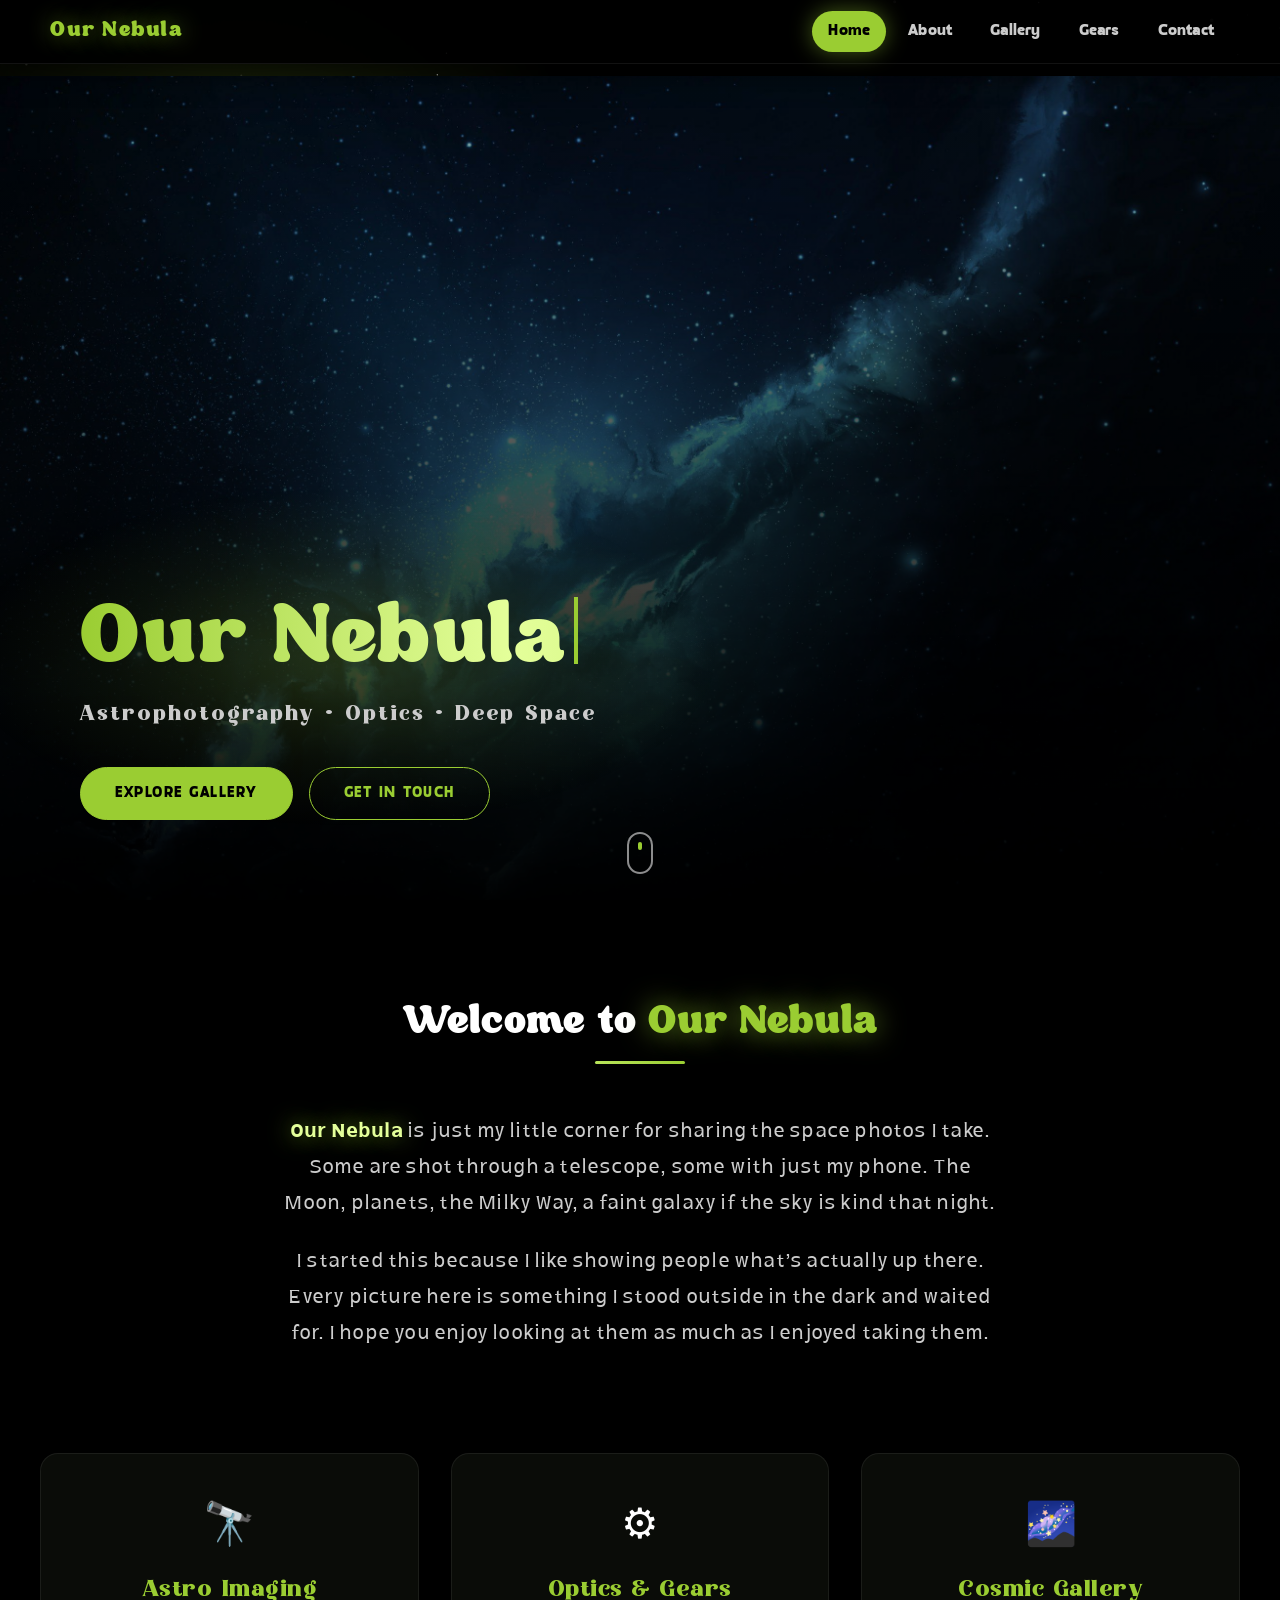
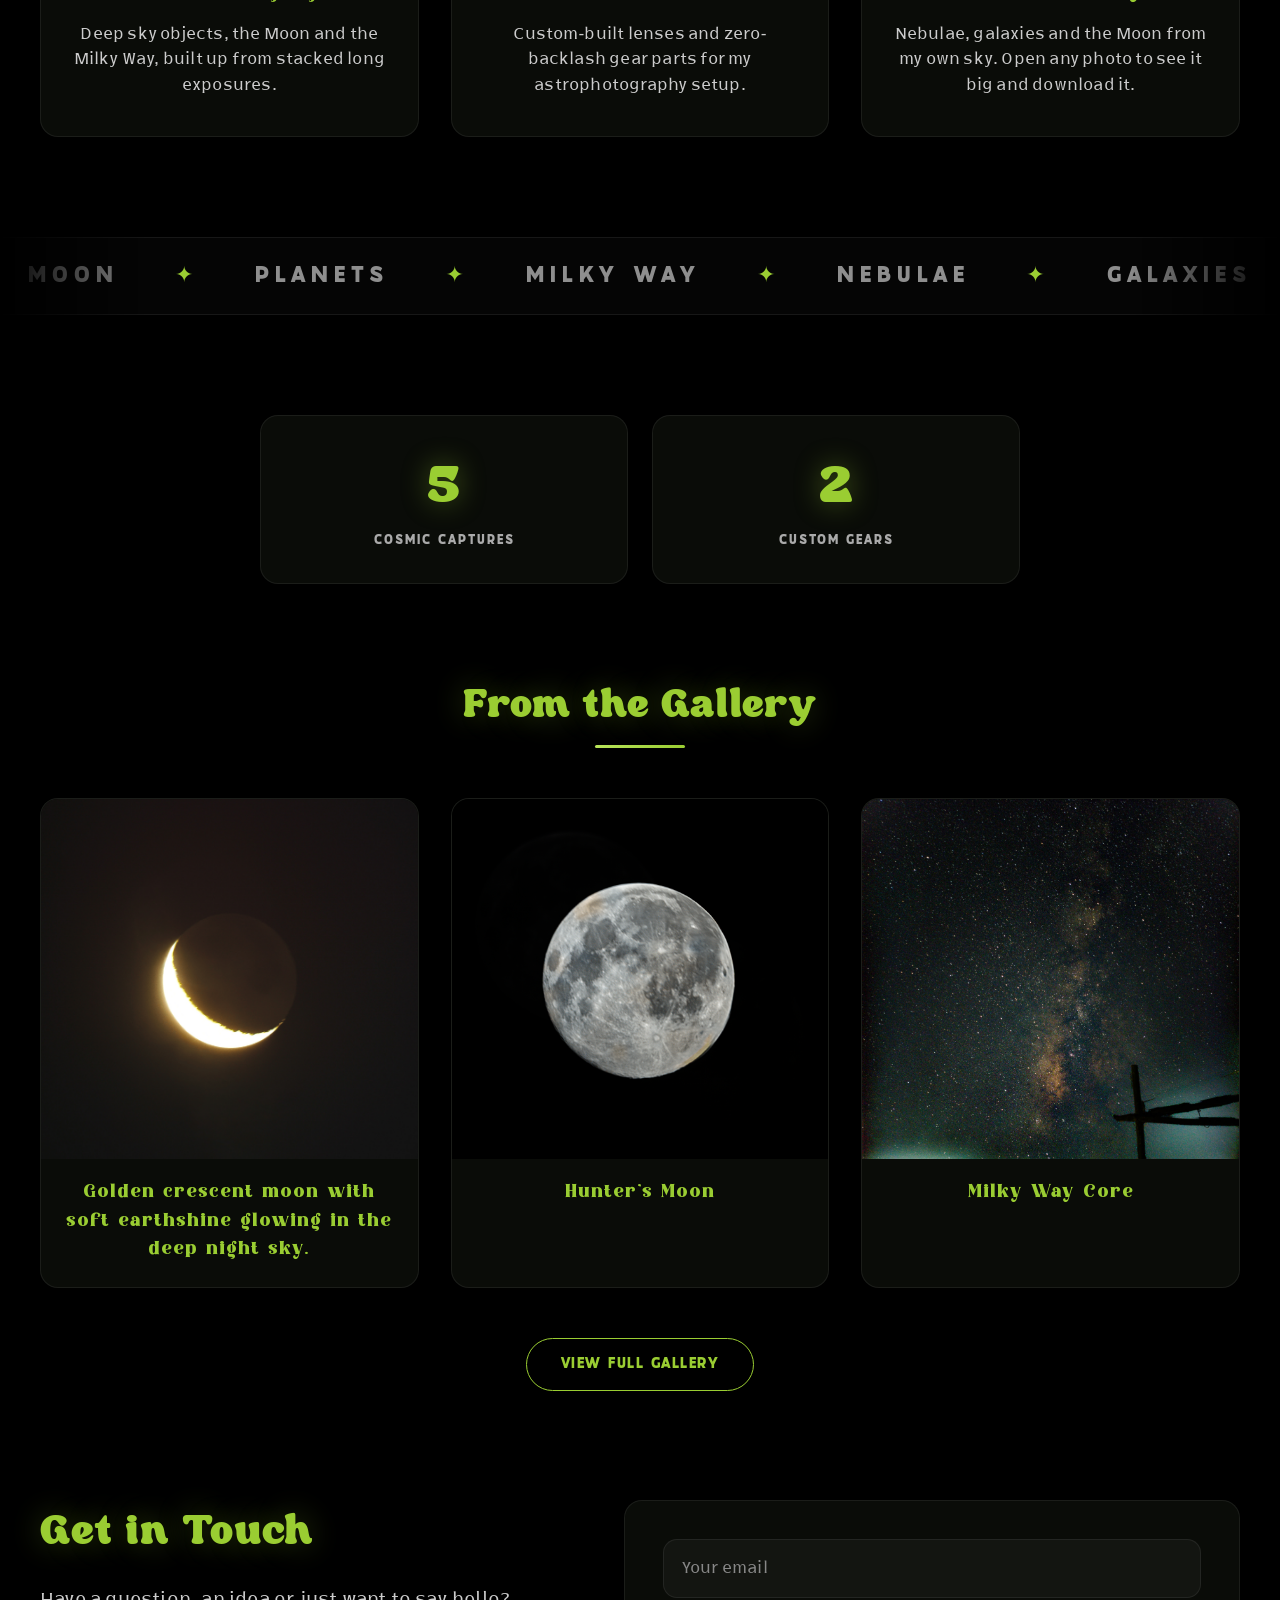
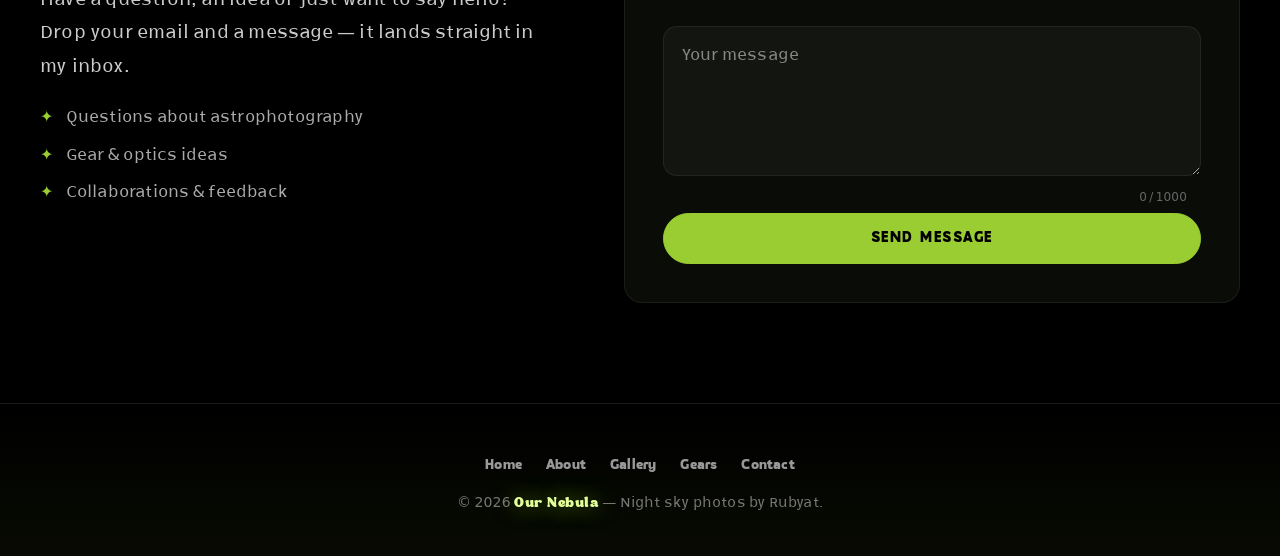
<file: index.html>
<!DOCTYPE html>
<html lang="en">
<head>
<meta charset="UTF-8">
<title>Our Nebula – Home</title>
<meta name="viewport" content="width=device-width, initial-scale=1.0">
<meta name="description" content="Our Nebula – astrophotography, optics and deep space.">
<meta name="theme-color" content="#000000">
<meta http-equiv="Content-Security-Policy" content="default-src 'self'; script-src 'self'; style-src 'self' 'unsafe-inline'; img-src 'self' data: https:; font-src 'self'; connect-src 'self' https://formsubmit.co; base-uri 'self'; form-action 'self'; object-src 'none'">
<meta name="referrer" content="strict-origin-when-cross-origin">
<meta property="og:type" content="website">
<meta property="og:site_name" content="Our Nebula">
<meta property="og:title" content="Our Nebula – Home">
<meta property="og:description" content="Our Nebula – astrophotography, optics and deep space.">
<meta property="og:image" content="assets/og-image.jpg">
<meta name="twitter:card" content="summary_large_image">
<link rel="icon" href="data:image/svg+xml,%3Csvg xmlns='http://www.w3.org/2000/svg' viewBox='0 0 100 100'%3E%3Ctext y='.9em' font-size='90'%3E%F0%9F%8C%8C%3C/text%3E%3C/svg%3E">
<link rel="stylesheet" href="assets/style.css?v=3">
<link rel="stylesheet" href="assets/fonts/fonts.css?v=3">
</head>
<body>

<!-- PRELOADER + PAGE TRANSITION -->
<div class="preloader"><div class="preloader-logo">Our Nebula</div><div class="preloader-bar"></div></div>
<div class="page-wipe"></div>

<!-- ANIMATED BACKGROUND -->
<div class="aurora"><span class="blob b1"></span><span class="blob b2"></span><span class="blob b3"></span></div>

<!-- NAVBAR -->
<div class="navbar">
    <a href="index.html" class="nav-left">Our Nebula</a>
    <div class="nav-right">
        <div class="nav-links">
            <a href="index.html">Home</a>
            <a href="about.html">About</a>
            <a href="gallery.html">Gallery</a>
            <a href="gears.html">Gears</a>
            <a href="index.html#contact">Contact</a>
        </div>
        <div class="hamburger" id="hamburger" aria-label="Menu"><span></span><span></span><span></span></div>
    </div>
</div>

<!-- MOBILE MENU -->
<div class="mobile-menu" id="mobileMenu">
    <a href="index.html">Home</a>
    <a href="about.html">About</a>
    <a href="gallery.html">Gallery</a>
    <a href="gears.html">Gears</a>
    <a href="index.html#contact">Contact</a>
</div>

<!-- HERO -->
<header class="hero hero-home">
    <a href="#intro" class="scroll-cue" aria-label="Scroll down"><span></span></a>
    <div class="hero-inner">
        <div class="hero-text" data-typing="Our Nebula">Our Nebula</div>
        <div class="hero-sub">Astrophotography • Optics • Deep Space</div>
        <div class="hero-cta">
            <a href="gallery.html" class="btn solid">EXPLORE GALLERY</a>
            <a href="#contact" class="btn">GET IN TOUCH</a>
        </div>
    </div>
</header>

<section class="section" id="intro">
    <div class="section-head reveal"><h2 class="section-title title-mixed">Welcome to <span class="hl">Our Nebula</span></h2></div>
    <div class="intro-box" data-split>
        <p><span class="hl">Our Nebula</span> is just my little corner for sharing the space photos I take. Some are shot through a telescope, some with just my phone. The Moon, planets, the Milky Way, a faint galaxy if the sky is kind that night.</p>
        <p>I started this because I like showing people what&rsquo;s actually up there. Every picture here is something I stood outside in the dark and waited for. I hope you enjoy looking at them as much as I enjoyed taking them.</p>
    </div>
</section>

<section class="section">
    <div class="grid grid-features">
        <div class="card feature-card tilt reveal">
            <div class="feature-icon float-slow">🔭</div>
            <div class="feature-title">Astro Imaging</div>
            <div class="feature-text">Deep sky objects, the Moon and the Milky Way, built up from stacked long exposures.</div>
        </div>
        <div class="card feature-card tilt reveal">
            <div class="feature-icon float-slow">⚙️</div>
            <div class="feature-title">Optics &amp; Gears</div>
            <div class="feature-text">Custom-built lenses and zero-backlash gear parts for my astrophotography setup.</div>
        </div>
        <div class="card feature-card tilt reveal">
            <div class="feature-icon float-slow">🌌</div>
            <div class="feature-title">Cosmic Gallery</div>
            <div class="feature-text">Nebulae, galaxies and the Moon from my own sky. Open any photo to see it big and download it.</div>
        </div>
    </div>
</section>

<div class="marquee reveal"><div class="marquee-track"><span>Moon<b>✦</b></span><span>Planets<b>✦</b></span><span>Milky Way<b>✦</b></span><span>Nebulae<b>✦</b></span><span>Galaxies<b>✦</b></span><span>Telescope<b>✦</b></span><span>Phone Shots<b>✦</b></span><span>Long Exposure<b>✦</b></span><span>Moon<b>✦</b></span><span>Planets<b>✦</b></span><span>Milky Way<b>✦</b></span><span>Nebulae<b>✦</b></span><span>Galaxies<b>✦</b></span><span>Telescope<b>✦</b></span><span>Phone Shots<b>✦</b></span><span>Long Exposure<b>✦</b></span></div></div>

<section class="section">
    <div class="stats">
        <div class="card stat tilt reveal zoom"><div class="stat-number" data-count="6">0</div><div class="stat-label">Cosmic Captures</div></div>
        <div class="card stat tilt reveal zoom"><div class="stat-number" data-count="3">0</div><div class="stat-label">Custom Gears</div></div>
    </div>
</section>

<section class="section">
    <div class="section-head reveal"><h2 class="section-title">From the Gallery</h2></div>
    <div class="grid grid-media" data-gallery-preview></div>
    <div class="btn-center reveal"><a href="gallery.html" class="btn">VIEW FULL GALLERY</a></div>
</section>

<section class="section" id="contact">
    <div class="contact-wrap">
        <div class="contact-info reveal from-left">
            <h2>Get in Touch</h2>
            <p>Have a question, an idea or just want to say hello? Drop your email and a message — it lands straight in my inbox.</p>
            <ul class="contact-points">
                <li>Questions about astrophotography</li>
                <li>Gear &amp; optics ideas</li>
                <li>Collaborations &amp; feedback</li>
            </ul>
        </div>
        <div class="card contact-card reveal from-right">
            <form id="contactForm" novalidate>
                <div class="field">
                    <input type="email" id="cEmail" name="email" maxlength="120" placeholder=" " autocomplete="email" required>
                    <label for="cEmail">Your email</label>
                </div>
                <div class="field">
                    <textarea id="cMessage" name="message" placeholder=" " maxlength="1000" required></textarea>
                    <label for="cMessage">Your message</label>
                    <span class="counter" id="cCount">0 / 1000</span>
                </div>
                <input type="text" name="_honey" class="honey" tabindex="-1" autocomplete="off" aria-hidden="true">
                <button type="submit" class="btn solid submit-btn" id="cSubmit"><span class="spin"></span><span class="btn-label">SEND MESSAGE</span></button>
            </form>
            <div class="success" id="cSuccess">
                <svg viewBox="0 0 80 80"><circle cx="40" cy="40" r="32"/><path d="M26 41 l10 10 l19 -22"/></svg>
                <h3>Message sent!</h3>
                <p>Thanks for reaching out — I'll get back to you by email.</p>
                <button type="button" class="btn" id="cAgain">SEND ANOTHER</button>
            </div>
        </div>
    </div>
</section>

<!-- FOOTER -->
<footer>
    <div class="foot-links">
        <a href="index.html">Home</a><a href="about.html">About</a><a href="gallery.html">Gallery</a><a href="gears.html">Gears</a><a href="index.html#contact">Contact</a>
    </div>
    © <span data-year>2026</span> <span class="hl">Our Nebula</span> — Night sky photos by Rubyat.
</footer>

<script src="site.js?v=3"></script>
</body>
</html>
</file>
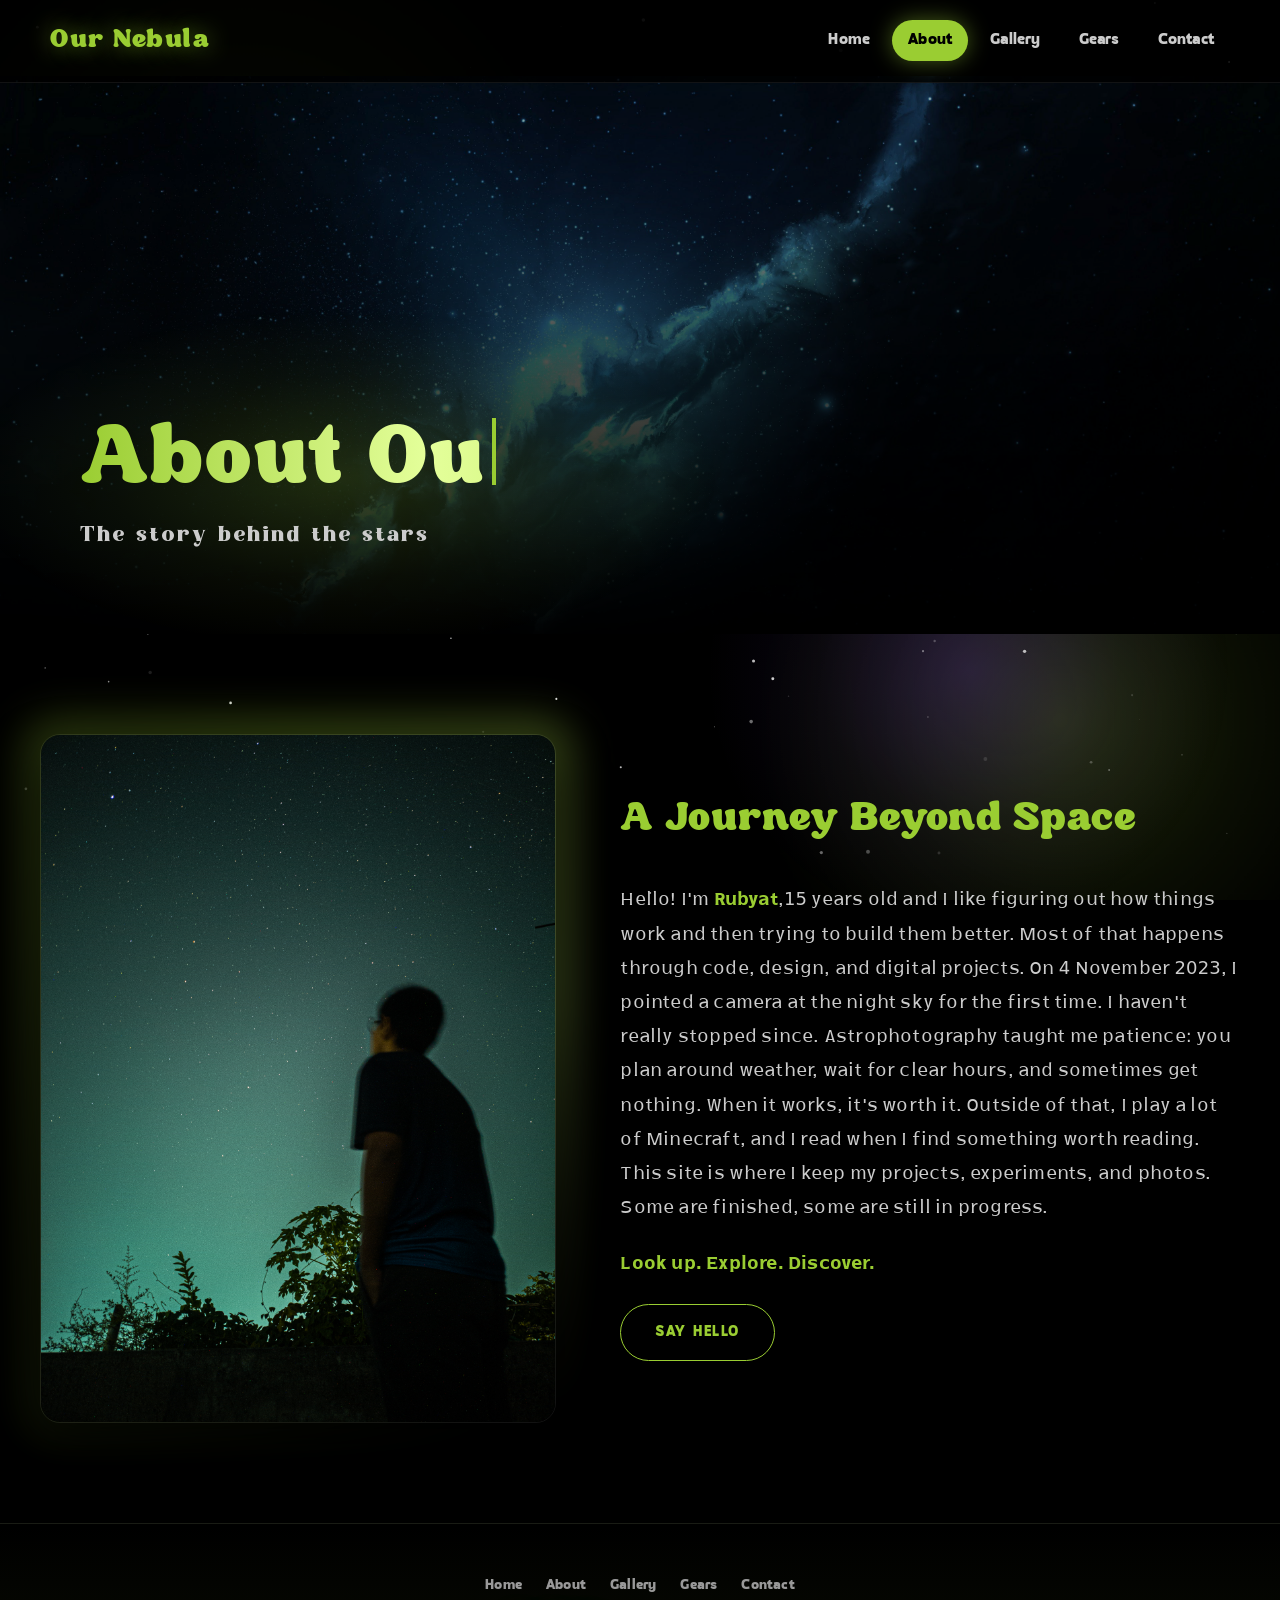
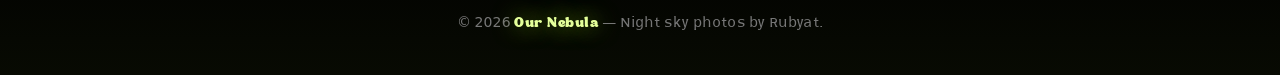
<file: about.html>
<!DOCTYPE html>
<html lang="en">
<head>
<meta charset="UTF-8">
<title>Our Nebula – About</title>
<meta name="viewport" content="width=device-width, initial-scale=1.0">
<meta name="description" content="About Our Nebula and Rubyat.">
<meta name="theme-color" content="#000000">
<meta http-equiv="Content-Security-Policy" content="default-src 'self'; script-src 'self'; style-src 'self' 'unsafe-inline'; img-src 'self' data: https:; font-src 'self'; connect-src 'self' https://formsubmit.co; base-uri 'self'; form-action 'self'; object-src 'none'">
<meta name="referrer" content="strict-origin-when-cross-origin">
<meta property="og:type" content="website">
<meta property="og:site_name" content="Our Nebula">
<meta property="og:title" content="Our Nebula – About">
<meta property="og:description" content="About Our Nebula and Rubyat.">
<meta property="og:image" content="assets/og-image.jpg">
<meta name="twitter:card" content="summary_large_image">
<link rel="icon" href="data:image/svg+xml,%3Csvg xmlns='http://www.w3.org/2000/svg' viewBox='0 0 100 100'%3E%3Ctext y='.9em' font-size='90'%3E%F0%9F%8C%8C%3C/text%3E%3C/svg%3E">
<link rel="stylesheet" href="assets/style.css?v=3">
<link rel="stylesheet" href="assets/fonts/fonts.css?v=3">
</head>
<body>

<!-- PRELOADER + PAGE TRANSITION -->
<div class="preloader"><div class="preloader-logo">Our Nebula</div><div class="preloader-bar"></div></div>
<div class="page-wipe"></div>

<!-- ANIMATED BACKGROUND -->
<div class="aurora"><span class="blob b1"></span><span class="blob b2"></span><span class="blob b3"></span></div>

<!-- NAVBAR -->
<div class="navbar">
    <a href="index.html" class="nav-left">Our Nebula</a>
    <div class="nav-right">
        <div class="nav-links">
            <a href="index.html">Home</a>
            <a href="about.html">About</a>
            <a href="gallery.html">Gallery</a>
            <a href="gears.html">Gears</a>
            <a href="index.html#contact">Contact</a>
        </div>
        <div class="hamburger" id="hamburger" aria-label="Menu"><span></span><span></span><span></span></div>
    </div>
</div>

<!-- MOBILE MENU -->
<div class="mobile-menu" id="mobileMenu">
    <a href="index.html">Home</a>
    <a href="about.html">About</a>
    <a href="gallery.html">Gallery</a>
    <a href="gears.html">Gears</a>
    <a href="index.html#contact">Contact</a>
</div>

<!-- HERO -->
<header class="hero ">
    <div class="hero-inner">
        <div class="hero-text" data-typing="About Our Nebula">About Our Nebula</div>
        <div class="hero-sub">The story behind the stars</div>

    </div>
</header>

<section class="section">
    <div class="about-wrapper">
        <div class="about-img reveal from-left"><img src="assets/about-profile.jpg" alt="Rubyat"></div>
        <div class="about-text reveal from-right">
            <div class="about-title">A Journey Beyond Space</div>
            <p>Hello! I'm <span class="highlight">Rubyat</span>,15 years old and I like figuring out how things work and then trying to build them better. Most of that happens through code, design, and digital projects.
On 4 November 2023, I pointed a camera at the night sky for the first time.
I haven't really stopped since. Astrophotography taught me patience: you plan around weather, wait for clear hours, and sometimes get nothing. When it works, it's worth it.
Outside of that, I play a lot of Minecraft, and I read when I find something worth reading.
This site is where I keep my projects, experiments, and photos.
Some are finished, some are still in progress.</p>
            <p><span class="highlight">Look up. Explore. Discover.</span></p>
            <a href="index.html#contact" class="btn">SAY HELLO</a>
        </div>
    </div>
</section>

<!-- FOOTER -->
<footer>
    <div class="foot-links">
        <a href="index.html">Home</a><a href="about.html">About</a><a href="gallery.html">Gallery</a><a href="gears.html">Gears</a><a href="index.html#contact">Contact</a>
    </div>
    © <span data-year>2026</span> <span class="hl">Our Nebula</span> — Night sky photos by Rubyat.
</footer>

<script src="site.js?v=3"></script>
</body>
</html>
</file>
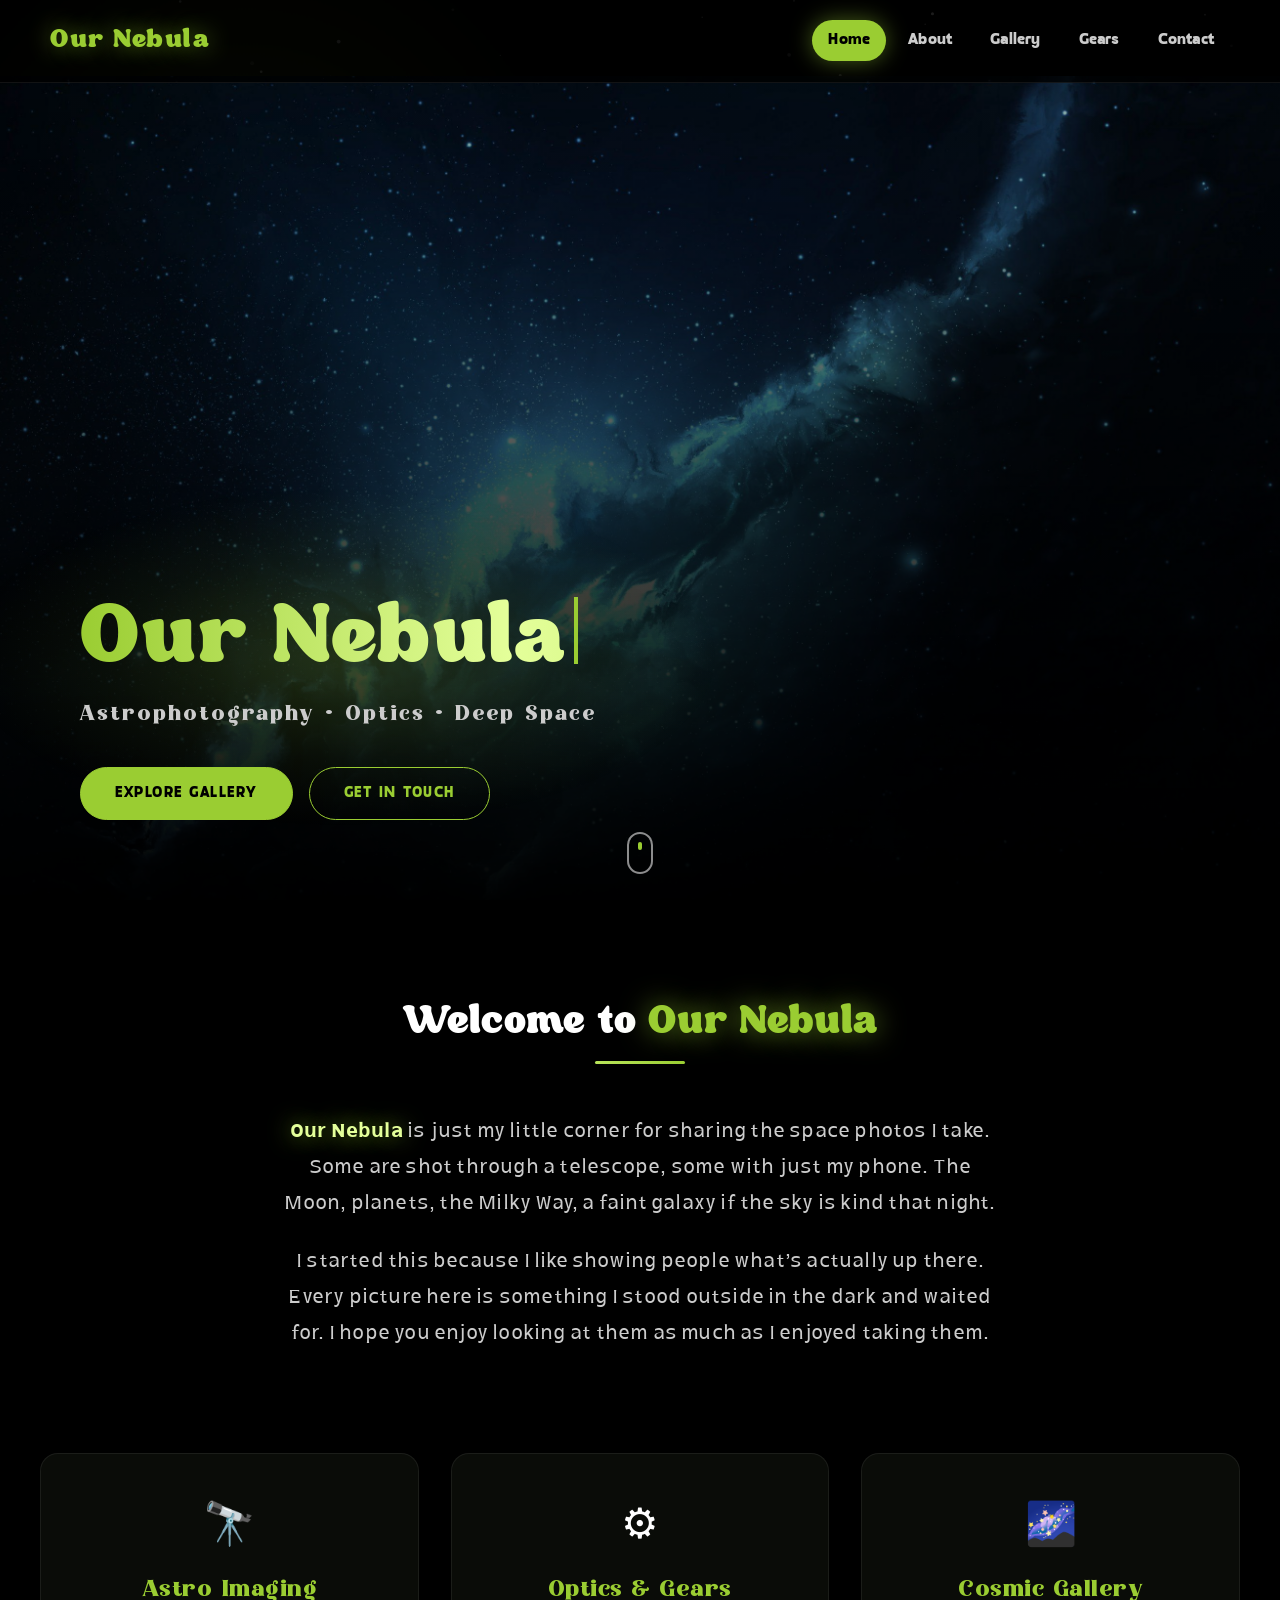
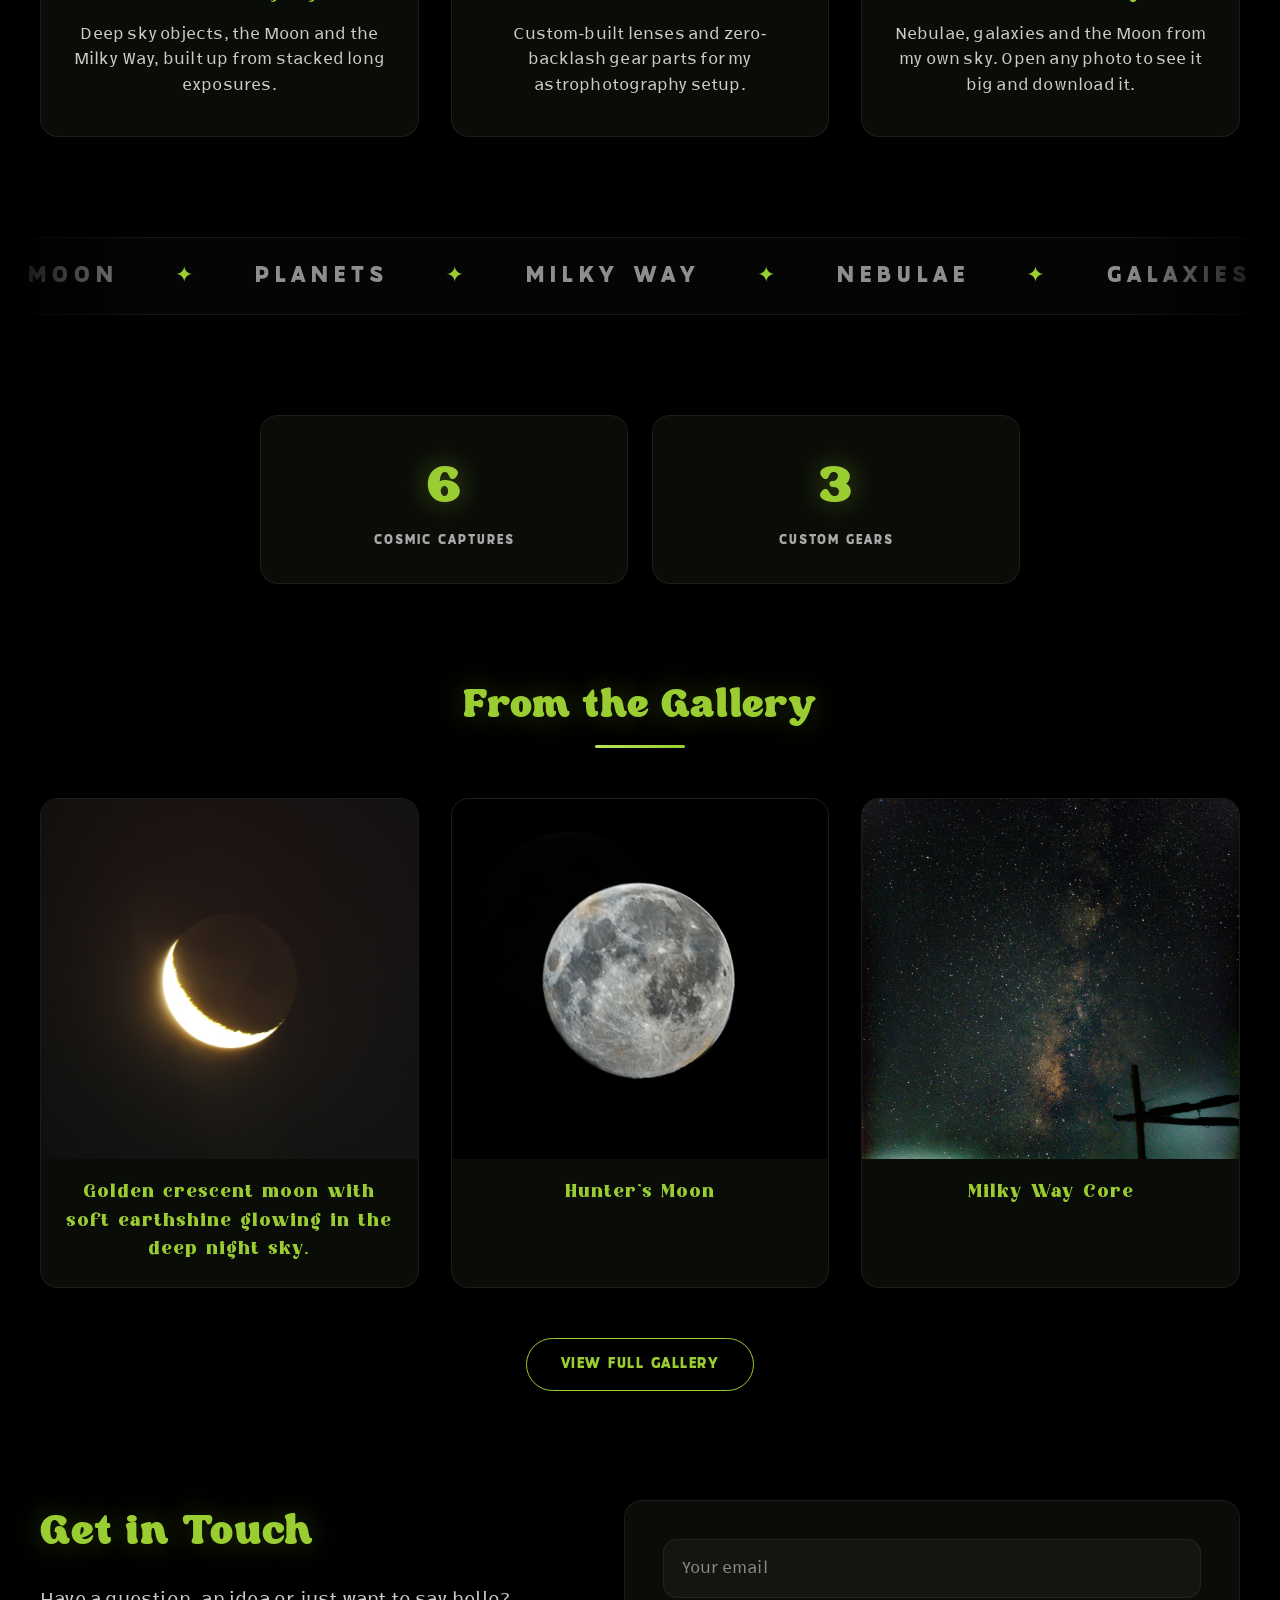
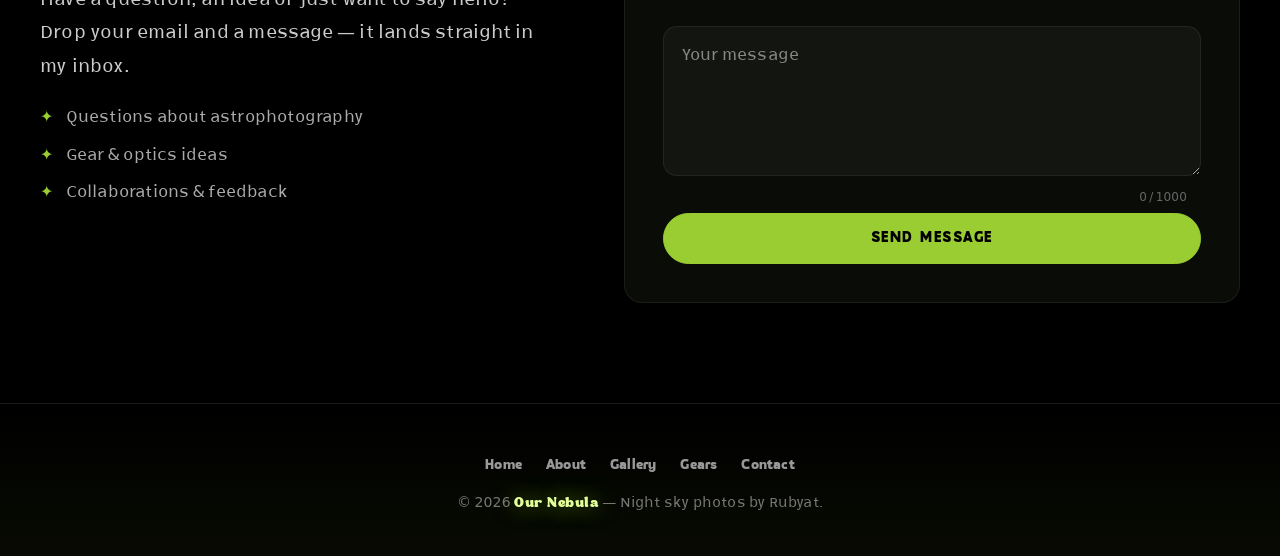
<file: contact.html>
<!DOCTYPE html>
<html lang="en">
<head>
<meta charset="UTF-8">
<title>Our Nebula – Contact</title>
<meta name="viewport" content="width=device-width, initial-scale=1.0">
<meta http-equiv="refresh" content="0; url=index.html#contact">
<link rel="canonical" href="index.html#contact">
<script>location.replace('index.html#contact');</script>
</head>
<body style="background:#000;color:#fff;font-family:system-ui,sans-serif;text-align:center;padding:40px">
<p>Taking you to the <a href="index.html#contact" style="color:#9acd32">contact form</a>…</p>
</body>
</html>
</file>
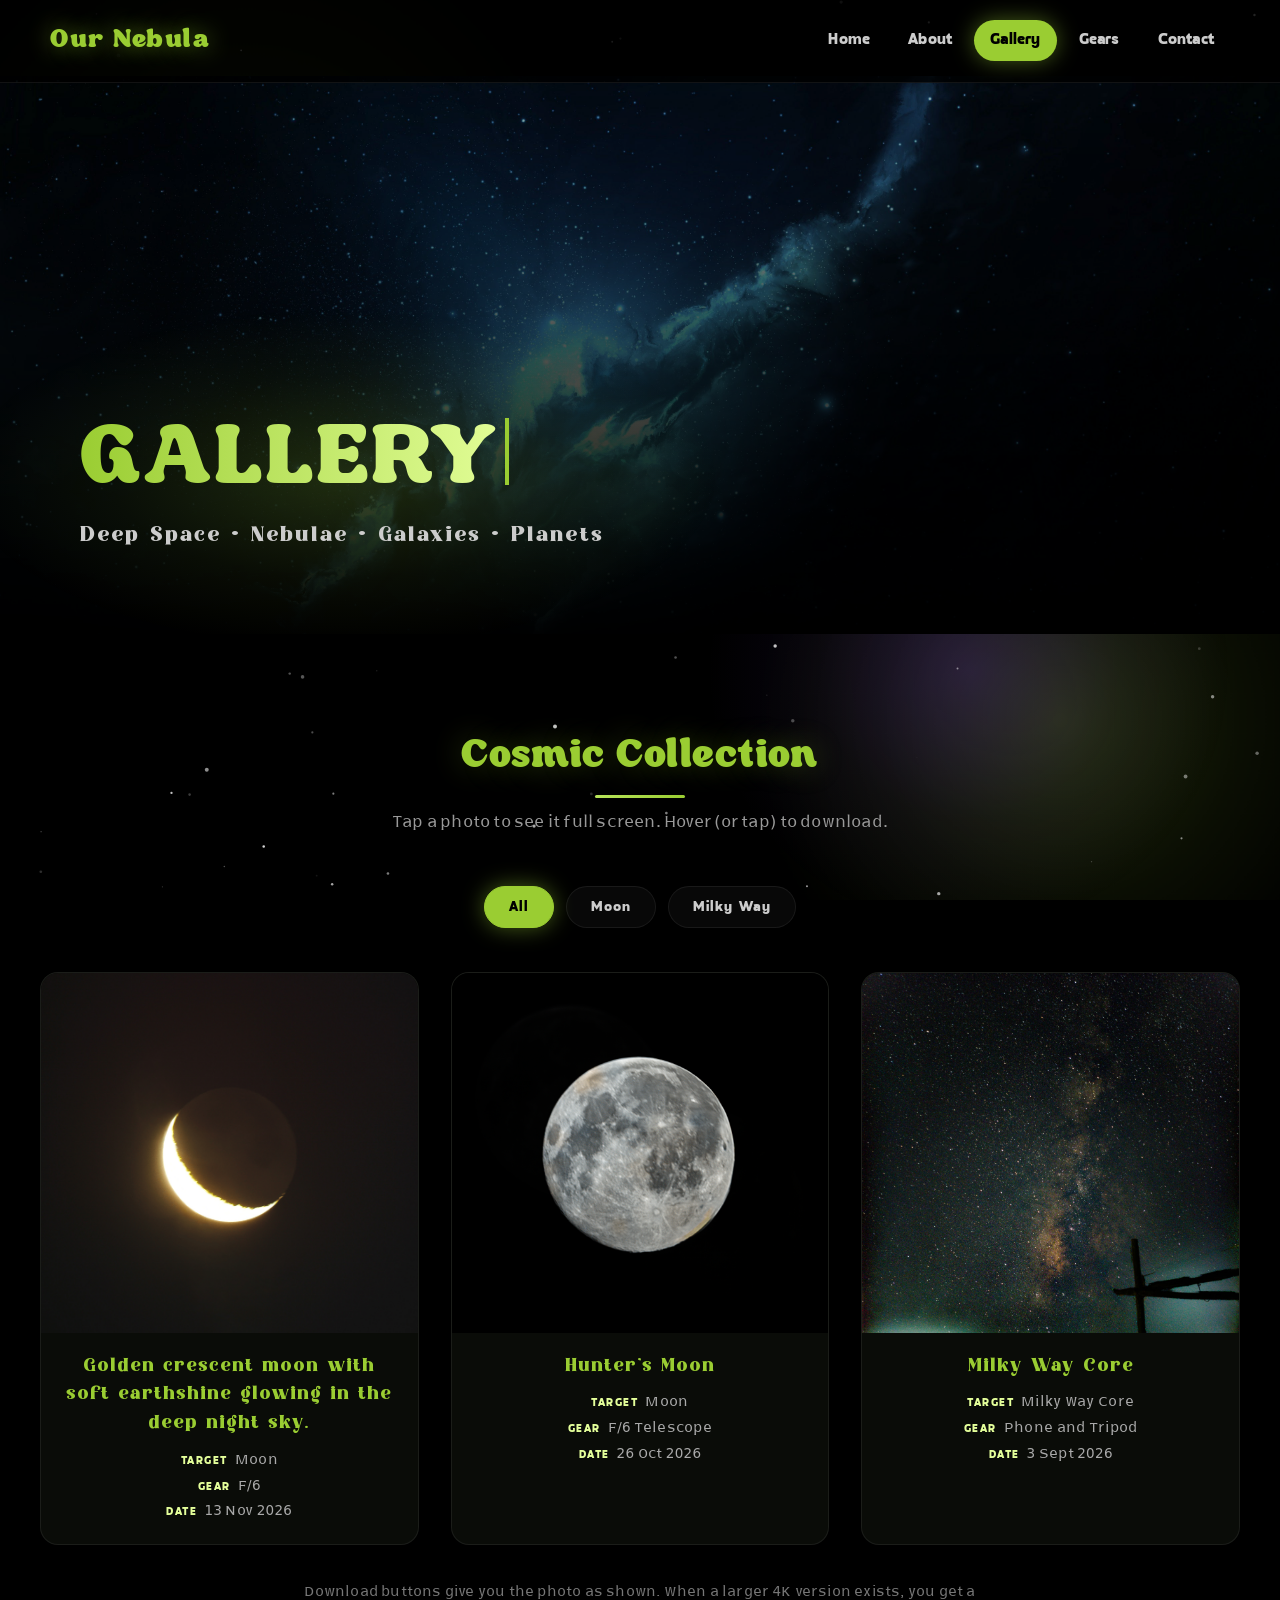
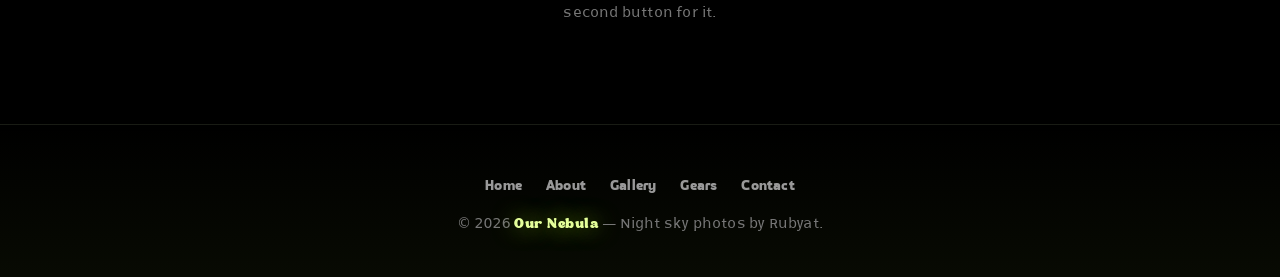
<file: gallery.html>
<!DOCTYPE html>
<html lang="en">
<head>
<meta charset="UTF-8">
<title>Our Nebula – Gallery</title>
<meta name="viewport" content="width=device-width, initial-scale=1.0">
<meta name="description" content="Astrophotography gallery – nebulae, galaxies, the Moon and the night sky.">
<meta name="theme-color" content="#000000">
<meta http-equiv="Content-Security-Policy" content="default-src 'self'; script-src 'self'; style-src 'self' 'unsafe-inline'; img-src 'self' data: https:; font-src 'self'; connect-src 'self' https://formsubmit.co; base-uri 'self'; form-action 'self'; object-src 'none'">
<meta name="referrer" content="strict-origin-when-cross-origin">
<meta property="og:type" content="website">
<meta property="og:site_name" content="Our Nebula">
<meta property="og:title" content="Our Nebula – Gallery">
<meta property="og:description" content="Astrophotography gallery – nebulae, galaxies, the Moon and the night sky.">
<meta property="og:image" content="assets/og-image.jpg">
<meta name="twitter:card" content="summary_large_image">
<link rel="icon" href="data:image/svg+xml,%3Csvg xmlns='http://www.w3.org/2000/svg' viewBox='0 0 100 100'%3E%3Ctext y='.9em' font-size='90'%3E%F0%9F%8C%8C%3C/text%3E%3C/svg%3E">
<link rel="stylesheet" href="assets/style.css?v=3">
<link rel="stylesheet" href="assets/fonts/fonts.css?v=3">
</head>
<body>

<!-- PRELOADER + PAGE TRANSITION -->
<div class="preloader"><div class="preloader-logo">Our Nebula</div><div class="preloader-bar"></div></div>
<div class="page-wipe"></div>

<!-- ANIMATED BACKGROUND -->
<div class="aurora"><span class="blob b1"></span><span class="blob b2"></span><span class="blob b3"></span></div>

<!-- NAVBAR -->
<div class="navbar">
    <a href="index.html" class="nav-left">Our Nebula</a>
    <div class="nav-right">
        <div class="nav-links">
            <a href="index.html">Home</a>
            <a href="about.html">About</a>
            <a href="gallery.html">Gallery</a>
            <a href="gears.html">Gears</a>
            <a href="index.html#contact">Contact</a>
        </div>
        <div class="hamburger" id="hamburger" aria-label="Menu"><span></span><span></span><span></span></div>
    </div>
</div>

<!-- MOBILE MENU -->
<div class="mobile-menu" id="mobileMenu">
    <a href="index.html">Home</a>
    <a href="about.html">About</a>
    <a href="gallery.html">Gallery</a>
    <a href="gears.html">Gears</a>
    <a href="index.html#contact">Contact</a>
</div>

<!-- HERO -->
<header class="hero ">
    <div class="hero-inner">
        <div class="hero-text" data-typing="GALLERY">GALLERY</div>
        <div class="hero-sub">Deep Space • Nebulae • Galaxies • Planets</div>

    </div>
</header>

<section class="section">
    <div class="section-head reveal"><h2 class="section-title">Cosmic Collection</h2><p class="section-subtitle">Tap a photo to see it full screen. Hover (or tap) to download.</p></div>
    <div class="filters reveal"></div>
    <div class="grid grid-media" id="galleryGrid"><p class="note">Loading photos…</p></div>
    <p class="note reveal">Download buttons give you the photo as shown. When a larger 4K version exists, you get a second button for it.</p>
    <noscript><p class="note">Please turn on JavaScript to see the gallery.</p></noscript>
</section>

<!-- FOOTER -->
<footer>
    <div class="foot-links">
        <a href="index.html">Home</a><a href="about.html">About</a><a href="gallery.html">Gallery</a><a href="gears.html">Gears</a><a href="index.html#contact">Contact</a>
    </div>
    © <span data-year>2026</span> <span class="hl">Our Nebula</span> — Night sky photos by Rubyat.
</footer>

<script src="site.js?v=3"></script>
</body>
</html>
</file>
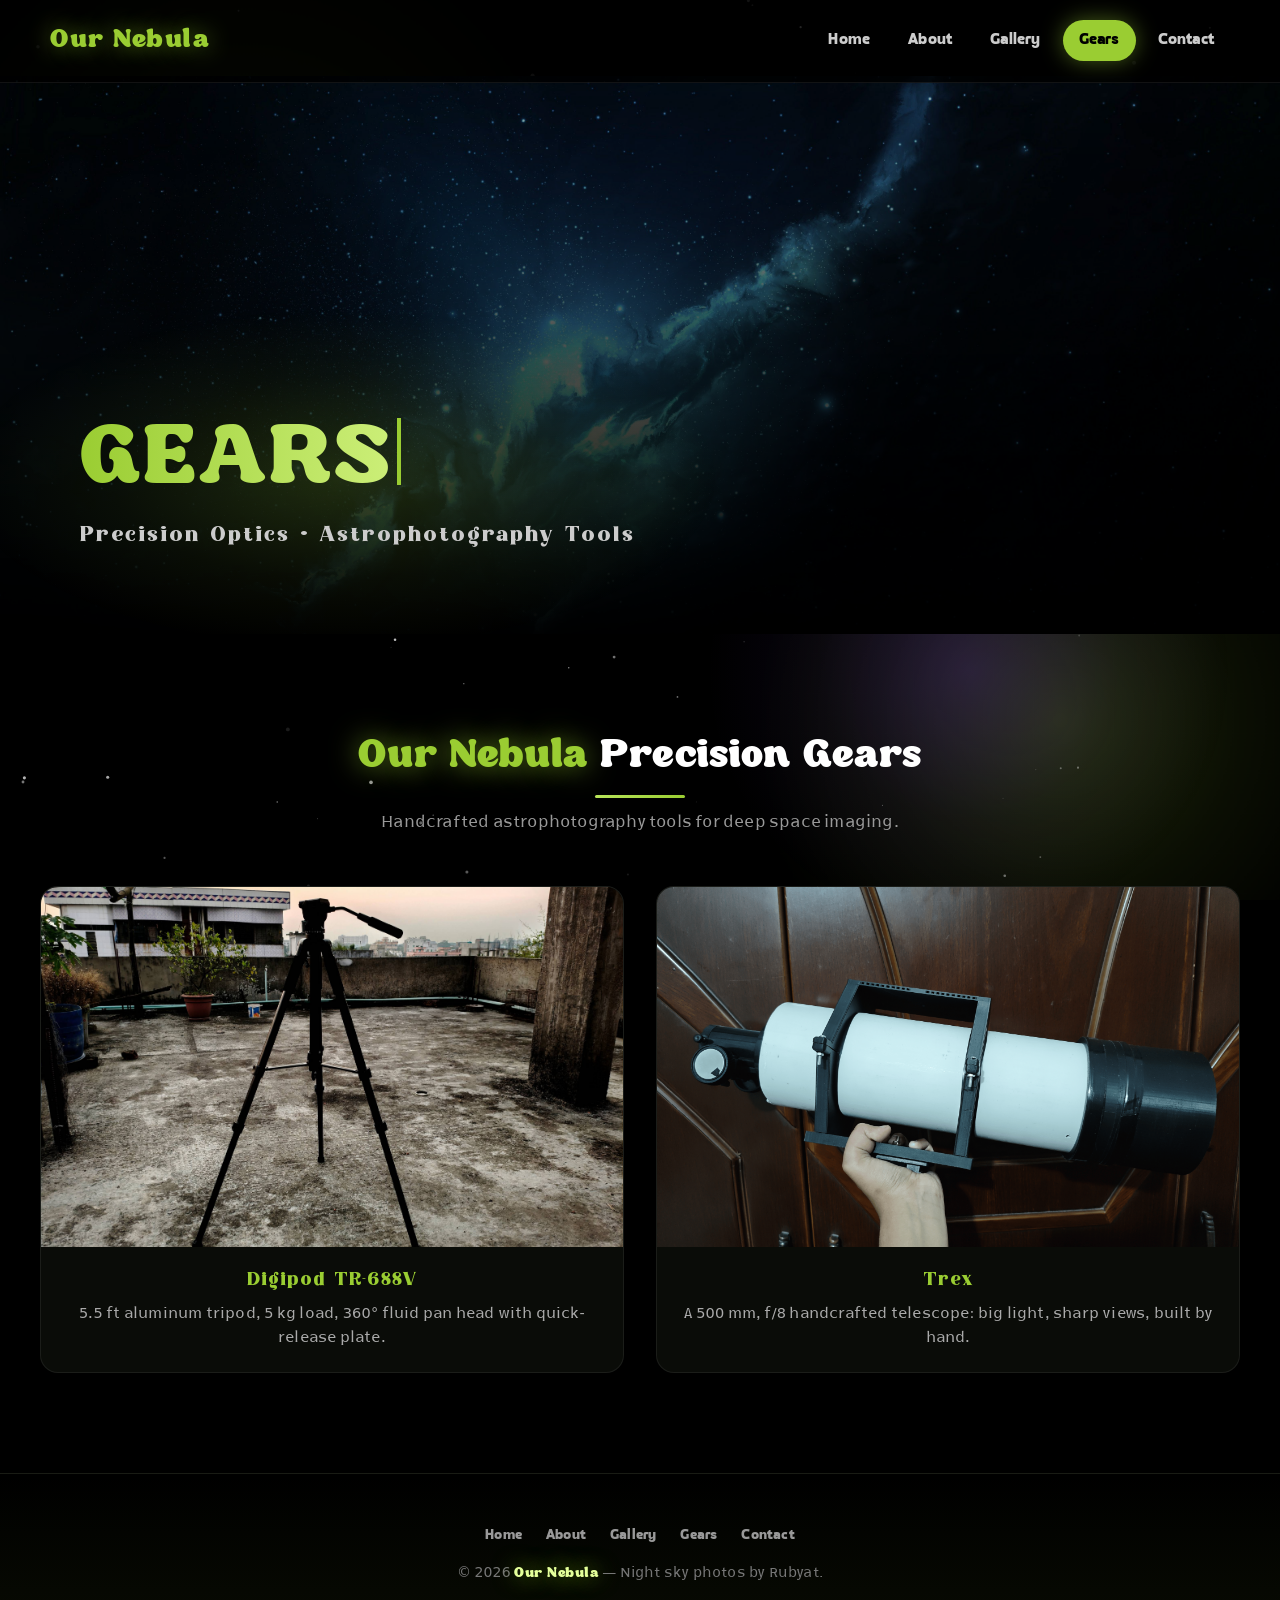
<file: gears.html>
<!DOCTYPE html>
<html lang="en">
<head>
<meta charset="UTF-8">
<title>Our Nebula – Gears & Optics</title>
<meta name="viewport" content="width=device-width, initial-scale=1.0">
<meta name="description" content="The telescope and gear parts behind the photos on Our Nebula.">
<meta name="theme-color" content="#000000">
<meta http-equiv="Content-Security-Policy" content="default-src 'self'; script-src 'self'; style-src 'self' 'unsafe-inline'; img-src 'self' data: https:; font-src 'self'; connect-src 'self' https://formsubmit.co; base-uri 'self'; form-action 'self'; object-src 'none'">
<meta name="referrer" content="strict-origin-when-cross-origin">
<meta property="og:type" content="website">
<meta property="og:site_name" content="Our Nebula">
<meta property="og:title" content="Our Nebula – Gears & Optics">
<meta property="og:description" content="The telescope and gear parts behind the photos on Our Nebula.">
<meta property="og:image" content="assets/og-image.jpg">
<meta name="twitter:card" content="summary_large_image">
<link rel="icon" href="data:image/svg+xml,%3Csvg xmlns='http://www.w3.org/2000/svg' viewBox='0 0 100 100'%3E%3Ctext y='.9em' font-size='90'%3E%F0%9F%8C%8C%3C/text%3E%3C/svg%3E">
<link rel="stylesheet" href="assets/style.css?v=3">
<link rel="stylesheet" href="assets/fonts/fonts.css?v=3">
</head>
<body>

<!-- PRELOADER + PAGE TRANSITION -->
<div class="preloader"><div class="preloader-logo">Our Nebula</div><div class="preloader-bar"></div></div>
<div class="page-wipe"></div>

<!-- ANIMATED BACKGROUND -->
<div class="aurora"><span class="blob b1"></span><span class="blob b2"></span><span class="blob b3"></span></div>

<!-- NAVBAR -->
<div class="navbar">
    <a href="index.html" class="nav-left">Our Nebula</a>
    <div class="nav-right">
        <div class="nav-links">
            <a href="index.html">Home</a>
            <a href="about.html">About</a>
            <a href="gallery.html">Gallery</a>
            <a href="gears.html">Gears</a>
            <a href="index.html#contact">Contact</a>
        </div>
        <div class="hamburger" id="hamburger" aria-label="Menu"><span></span><span></span><span></span></div>
    </div>
</div>

<!-- MOBILE MENU -->
<div class="mobile-menu" id="mobileMenu">
    <a href="index.html">Home</a>
    <a href="about.html">About</a>
    <a href="gallery.html">Gallery</a>
    <a href="gears.html">Gears</a>
    <a href="index.html#contact">Contact</a>
</div>

<!-- HERO -->
<header class="hero ">
    <div class="hero-inner">
        <div class="hero-text" data-typing="GEARS">GEARS</div>
        <div class="hero-sub">Precision Optics • Astrophotography Tools</div>

    </div>
</header>

<section class="section">
    <div class="section-head reveal"><h2 class="section-title title-mixed"><span class="hl">Our Nebula</span> Precision Gears</h2><p class="section-subtitle">Handcrafted astrophotography tools for deep space imaging.</p></div>
    <div class="grid grid-media" id="gearsGrid"><p class="note">Loading gear…</p></div>
    <noscript><p class="note">Please turn on JavaScript to see the gear list.</p></noscript>
</section>

<!-- FOOTER -->
<footer>
    <div class="foot-links">
        <a href="index.html">Home</a><a href="about.html">About</a><a href="gallery.html">Gallery</a><a href="gears.html">Gears</a><a href="index.html#contact">Contact</a>
    </div>
    © <span data-year>2026</span> <span class="hl">Our Nebula</span> — Night sky photos by Rubyat.
</footer>

<script src="site.js?v=3"></script>
</body>
</html>
</file>
<file: assets/style.css>
/* Our Nebula – shared styles (every page) */
:root{
    --bg:#000; --text:#fff; --accent:#9acd32; --accent-rgb:154,205,50; --accent-light:#e4ff9a;
    --teal:#b8e45a; --muted:#ccc; --card:rgba(12,14,10,.72); --card-border:rgba(255,255,255,.07);
    --footer:#777; --nav-h:76px; --radius:18px;
}
*{margin:0;padding:0;box-sizing:border-box}
html{scroll-behavior:smooth;scroll-padding-top:90px;overflow-x:hidden}
.section{overflow-x:clip}
body{font-family:'Segoe UI',system-ui,Arial,sans-serif;background:var(--bg);color:var(--text);line-height:1.6;overflow-x:hidden}
a{color:inherit}
::selection{background:var(--accent);color:#000}
::-webkit-scrollbar{width:10px}::-webkit-scrollbar-track{background:#050505}
::-webkit-scrollbar-thumb{background:#26301a;border-radius:10px}::-webkit-scrollbar-thumb:hover{background:var(--accent)}

/* ===== BACKGROUND LAYERS ===== */
.aurora{position:fixed;inset:0;z-index:-3;overflow:hidden;pointer-events:none}
.blob{position:absolute;border-radius:50%;filter:blur(110px);opacity:.38;will-change:transform}
.blob.b1{width:520px;height:520px;background:rgba(var(--accent-rgb),.55);top:-120px;left:-120px;animation:drift1 22s ease-in-out infinite alternate}
.blob.b2{width:460px;height:460px;background:rgba(154,205,50,.38);bottom:-140px;right:-100px;animation:drift2 26s ease-in-out infinite alternate}
.blob.b3{width:380px;height:380px;background:rgba(124,58,237,.3);top:45%;left:55%;animation:drift3 30s ease-in-out infinite alternate}
@keyframes drift1{to{transform:translate(35vw,30vh) scale(1.2)}}
@keyframes drift2{to{transform:translate(-30vw,-25vh) scale(1.15)}}
@keyframes drift3{to{transform:translate(-40vw,-20vh) scale(.8)}}
.star-canvas{position:fixed;inset:0;width:100%;height:100%;z-index:-2;pointer-events:none}

/* ===== PRELOADER / PAGE WIPE / PROGRESS ===== */
.preloader{position:fixed;inset:0;background:#000;z-index:20000;display:flex;flex-direction:column;align-items:center;justify-content:center;gap:22px;transition:opacity .7s ease,visibility .7s ease}
.preloader.hide{opacity:0;visibility:hidden}
.preloader-logo{font-size:52px;font-weight:800;font-style:italic;letter-spacing:12px;color:var(--accent);text-shadow:0 0 35px rgba(var(--accent-rgb),.7);animation:pulse 1.4s ease-in-out infinite}
.preloader-bar{width:170px;height:3px;background:#111;border-radius:4px;overflow:hidden}
.preloader-bar::after{content:'';display:block;height:100%;width:40%;background:var(--accent);border-radius:4px;animation:load 1.1s ease-in-out infinite}
@keyframes load{0%{transform:translateX(-100%)}100%{transform:translateX(260%)}}
@keyframes pulse{50%{opacity:.45;transform:scale(.96)}}
.page-wipe{position:fixed;inset:0;background:radial-gradient(circle at 50% 50%,#10170a,#000 70%);z-index:19000;opacity:0;visibility:hidden;transition:opacity .35s ease}
.page-wipe.on{opacity:1;visibility:visible}
.scroll-progress{position:fixed;top:0;left:0;height:3px;width:0;background:linear-gradient(90deg,var(--teal),var(--accent),var(--accent-light));z-index:1100;box-shadow:0 0 14px rgba(var(--accent-rgb),.9)}

/* ===== CURSOR ===== */
.custom-cursor{position:fixed;width:28px;height:28px;border-radius:50%;background:radial-gradient(circle,rgba(var(--accent-rgb),.85) 0%,transparent 70%);pointer-events:none;z-index:15000;opacity:.55;transform:translate(-50%,-50%);mix-blend-mode:screen;transition:width .25s,height .25s,opacity .25s}
.custom-cursor.big{width:64px;height:64px;opacity:.4}
.cursor-dot{position:fixed;width:7px;height:7px;border-radius:50%;background:var(--accent);pointer-events:none;z-index:15001;transform:translate(-50%,-50%)}
@media(hover:none){.custom-cursor,.cursor-dot{display:none}}

/* ===== NAVBAR ===== */
.navbar{width:100%;padding:20px 50px;display:flex;justify-content:space-between;align-items:center;background:rgba(0,0,0,.55);backdrop-filter:blur(16px) saturate(140%);-webkit-backdrop-filter:blur(16px) saturate(140%);border-bottom:1px solid var(--card-border);position:fixed;top:0;left:0;z-index:1000;transition:padding .3s,background .3s,box-shadow .3s}
.navbar.shrunk{padding:11px 50px;background:rgba(0,0,0,.85);box-shadow:0 8px 30px rgba(0,0,0,.6)}
.navbar.shrunk .nav-left{font-size:22px}
.nav-left{font-size:28px;letter-spacing:5px;font-weight:800;font-style:italic;color:var(--accent);text-shadow:0 0 22px rgba(var(--accent-rgb),.55);text-decoration:none;transition:font-size .3s}
.nav-right{display:flex;align-items:center;gap:32px}
.nav-links{display:flex;align-items:center;gap:6px}
.nav-links a{color:var(--muted);text-decoration:none;font-size:15.5px;font-weight:500;padding:8px 16px;border-radius:50px;position:relative;transition:color .3s,background .3s}
.nav-links a:hover{color:var(--accent);background:rgba(var(--accent-rgb),.08)}
.nav-links a.active{color:#000;background:var(--accent);box-shadow:0 0 22px rgba(var(--accent-rgb),.45)}
.hamburger{display:none;flex-direction:column;gap:5px;cursor:pointer;padding:4px}
.hamburger span{width:28px;height:3px;background:var(--accent);border-radius:10px;transition:transform .35s,opacity .25s}
.hamburger.open span:nth-child(1){transform:translateY(8px) rotate(45deg)}
.hamburger.open span:nth-child(2){opacity:0}
.hamburger.open span:nth-child(3){transform:translateY(-8px) rotate(-45deg)}
.mobile-menu{position:fixed;inset:0;background:rgba(0,0,0,.97);display:flex;flex-direction:column;align-items:center;justify-content:center;gap:34px;z-index:999;opacity:0;visibility:hidden;transition:opacity .35s,visibility .35s}
.mobile-menu.open{opacity:1;visibility:visible}
.mobile-menu a{color:var(--muted);font-size:26px;text-decoration:none;transform:translateY(24px);opacity:0;transition:transform .45s,opacity .45s,color .3s}
.mobile-menu.open a{transform:none;opacity:1}
.mobile-menu.open a:nth-child(1){transition-delay:.05s}.mobile-menu.open a:nth-child(2){transition-delay:.1s}.mobile-menu.open a:nth-child(3){transition-delay:.15s}.mobile-menu.open a:nth-child(4){transition-delay:.2s}.mobile-menu.open a:nth-child(5){transition-delay:.25s}
.mobile-menu a:hover,.mobile-menu a.active{color:var(--accent)}

/* ===== HERO ===== */
.hero{width:100%;min-height:62vh;position:relative;display:flex;align-items:flex-end;padding:0 0 80px;margin-top:var(--nav-h);background:linear-gradient(rgba(0,0,0,.2),rgba(0,0,0,.55)),url("background.jpg") center/cover no-repeat;overflow:hidden}
.hero::after{content:'';position:absolute;inset:0;background:linear-gradient(to bottom,rgba(0,0,0,.05),rgba(0,0,0,.96));pointer-events:none}
.hero.hero-home{min-height:calc(100vh - var(--nav-h))}
.hero-inner{position:relative;z-index:3;margin-left:80px;max-width:760px}
.hero-text{font-size:76px;font-weight:900;letter-spacing:8px;text-transform:uppercase;line-height:1.05;background:linear-gradient(90deg,var(--accent),var(--accent-light),var(--teal),var(--accent));background-size:250% 100%;-webkit-background-clip:text;background-clip:text;-webkit-text-fill-color:transparent;color:transparent;animation:shine 7s linear infinite;filter:drop-shadow(0 0 28px rgba(var(--accent-rgb),.45))}
@keyframes shine{to{background-position:250% 0}}
.hero-sub{font-size:21px;color:var(--muted);letter-spacing:3px;margin-top:14px}
.hero-cta{display:flex;gap:16px;flex-wrap:wrap;margin-top:34px}
.typing-cursor{display:inline-block;width:4px;height:.8em;margin-left:6px;background:var(--accent);-webkit-text-fill-color:initial;vertical-align:-2px;animation:blink .8s steps(1) infinite}
@keyframes blink{50%{opacity:0}}

@keyframes spin{to{transform:rotate(360deg)}}
@keyframes float{50%{transform:translateY(-14px)}}
.float-slow{animation:float 6s ease-in-out infinite}

.scroll-cue{position:absolute;bottom:26px;left:50%;transform:translateX(-50%);z-index:4;width:26px;height:42px;border:2px solid rgba(255,255,255,.55);border-radius:20px;display:block;text-decoration:none}
.scroll-cue span{position:absolute;top:8px;left:50%;width:4px;height:8px;margin-left:-2px;background:var(--accent);border-radius:4px;animation:wheel 1.6s ease-in-out infinite}
@keyframes wheel{0%{opacity:0;transform:translateY(0)}30%{opacity:1}100%{opacity:0;transform:translateY(16px)}}

/* ===== SECTIONS ===== */
.section{max-width:1300px;margin:100px auto;padding:0 40px}
.section-head{text-align:center;margin-bottom:50px}
.section-title{font-size:40px;font-weight:800;color:var(--accent);letter-spacing:3px;text-shadow:0 0 30px rgba(var(--accent-rgb),.3);display:inline-block;position:relative;padding-bottom:16px}
.section-title::after{content:'';position:absolute;left:50%;bottom:0;width:0;height:3px;border-radius:3px;background:linear-gradient(90deg,var(--teal),var(--accent));transform:translateX(-50%);transition:width .9s .3s cubic-bezier(.2,.7,.2,1)}
.visible .section-title::after,.section-title.visible::after,.section-head.visible .section-title::after{width:90px}
.section-subtitle{text-align:center;max-width:680px;margin:12px auto 0;color:#999}
.intro-box{max-width:960px;margin:0 auto;font-size:19px;color:var(--muted);text-align:center;line-height:1.9}
.word{display:inline-block;opacity:0;transform:translateY(.7em);transition:opacity .6s ease,transform .6s cubic-bezier(.2,.7,.2,1)}
.words-in .word{opacity:1;transform:none}

/* ===== CARDS ===== */
.card{position:relative;background:var(--card);border:1px solid var(--card-border);border-radius:var(--radius);backdrop-filter:blur(8px);-webkit-backdrop-filter:blur(8px);transition:transform .35s,border-color .35s,box-shadow .35s;overflow:hidden}
.card::before{content:'';position:absolute;inset:0;background:radial-gradient(420px circle at var(--mx,50%) var(--my,50%),rgba(var(--accent-rgb),.13),transparent 45%);opacity:0;transition:opacity .35s;pointer-events:none;z-index:1}
.card:hover{border-color:rgba(var(--accent-rgb),.7);box-shadow:0 22px 50px rgba(var(--accent-rgb),.16)}
.card:hover::before{opacity:1}
.grid{display:grid;gap:32px}
.grid-features{grid-template-columns:repeat(auto-fit,minmax(290px,1fr))}
.grid-media{grid-template-columns:repeat(auto-fit,minmax(300px,1fr))}
.feature-card{padding:38px 30px;text-align:center}
.feature-icon{font-size:42px;margin-bottom:14px;display:inline-block}
.feature-title{font-size:23px;margin-bottom:12px;color:var(--accent);font-weight:700}
.feature-text{color:var(--muted)}
.media-card{cursor:pointer;display:block}
.img-wrap{position:relative;overflow:hidden}
.media-card img,.media-card .img-fallback{width:100%;height:360px;object-fit:cover;display:block;transition:transform .7s cubic-bezier(.2,.7,.2,1)}
.media-card:hover img{transform:scale(1.09)}
.media-caption{padding:20px 20px 8px;text-align:center;color:var(--accent);font-size:18px;font-weight:600;letter-spacing:1px}
.media-desc{padding:0 20px 22px;text-align:center;color:#aaa;font-size:14.5px}
.media-card figcaption:last-child,.media-card .media-caption:last-child{padding-bottom:22px}
.badges{display:flex;gap:8px;justify-content:center;flex-wrap:wrap;padding:0 20px 22px}
.badge{font-size:12px;letter-spacing:1px;padding:4px 12px;border-radius:50px;border:1px solid rgba(var(--accent-rgb),.4);color:var(--accent-light);background:rgba(var(--accent-rgb),.07)}
.img-fallback{display:flex;align-items:center;justify-content:center;background:radial-gradient(circle at 30% 30%,#18260c,#050505 70%);color:var(--accent);font-size:64px}

/* gallery overlay + downloads */
.overlay{position:absolute;inset:0;display:flex;flex-direction:column;justify-content:space-between;padding:16px;background:linear-gradient(to top,rgba(0,0,0,.85),transparent 55%,rgba(0,0,0,.35));opacity:0;transition:opacity .35s;z-index:2}
.media-card:hover .overlay{opacity:1}
.tag{align-self:flex-start;font-size:12px;letter-spacing:2px;text-transform:uppercase;padding:5px 14px;border-radius:50px;background:rgba(0,0,0,.6);border:1px solid rgba(var(--accent-rgb),.5);color:var(--accent-light)}
.dl-row{display:flex;gap:10px;flex-wrap:wrap;transform:translateY(14px);transition:transform .4s}
.media-card:hover .dl-row{transform:none}
.dl-btn{display:inline-flex;align-items:center;gap:6px;padding:9px 16px;border-radius:50px;font-size:13px;font-weight:700;letter-spacing:1px;text-decoration:none;color:var(--accent);border:1px solid var(--accent);background:rgba(0,0,0,.55);transition:background .25s,color .25s,box-shadow .25s}
.dl-btn:hover{background:var(--accent);color:#000;box-shadow:0 0 20px rgba(var(--accent-rgb),.6)}
.dl-btn.k4{background:var(--accent);color:#000}
.dl-btn.k4:hover{background:var(--accent-light)}
@media(hover:none){.overlay{opacity:1;background:linear-gradient(to top,rgba(0,0,0,.8),transparent 45%)}.dl-row{transform:none}}
.filters{display:flex;gap:12px;justify-content:center;flex-wrap:wrap;margin-bottom:44px}
.chip{padding:10px 24px;border-radius:50px;border:1px solid var(--card-border);background:rgba(255,255,255,.03);color:var(--muted);font-size:14px;letter-spacing:1px;cursor:pointer;transition:all .3s;font-family:inherit}
.chip:hover{border-color:var(--accent);color:var(--accent)}
.chip.active{background:var(--accent);color:#000;border-color:var(--accent);box-shadow:0 0 22px rgba(var(--accent-rgb),.45);font-weight:700}
.pop{animation:pop .55s cubic-bezier(.2,.8,.2,1) both}
@keyframes pop{from{opacity:0;transform:scale(.86) translateY(24px)}to{opacity:1;transform:none}}
.note{text-align:center;color:#777;font-size:13.5px;max-width:720px;margin:36px auto 0}

/* ===== BUTTONS ===== */
.btn{display:inline-block;padding:14px 34px;border-radius:50px;border:1px solid var(--accent);color:var(--accent);background:transparent;text-decoration:none;font-weight:700;letter-spacing:2px;font-size:14.5px;cursor:pointer;position:relative;overflow:hidden;isolation:isolate;font-family:inherit;transition:color .3s,box-shadow .3s}
.btn::before{content:'';position:absolute;inset:0;background:var(--accent);transform:translateX(-101%);transition:transform .35s;z-index:-1}
.btn:hover{color:#000;box-shadow:0 0 28px rgba(var(--accent-rgb),.55)}
.btn:hover::before{transform:none}
.btn.solid{background:var(--accent);color:#000}
.btn.solid::before{background:var(--accent-light)}
.btn-center{text-align:center;margin-top:50px}

/* ===== MARQUEE / STATS ===== */
.marquee{overflow:hidden;border-block:1px solid var(--card-border);padding:20px 0;background:rgba(255,255,255,.02);-webkit-mask-image:linear-gradient(90deg,transparent,#000 12%,#000 88%,transparent);mask-image:linear-gradient(90deg,transparent,#000 12%,#000 88%,transparent)}
.marquee-track{display:flex;width:max-content;animation:marquee 32s linear infinite}
.marquee:hover .marquee-track{animation-play-state:paused}
.marquee span{font-size:22px;letter-spacing:6px;text-transform:uppercase;color:rgba(255,255,255,.55);padding:0 28px;white-space:nowrap}
.marquee span b{color:var(--accent);margin-left:56px;font-weight:400}
@keyframes marquee{to{transform:translateX(-50%)}}
.stats{display:grid;grid-template-columns:repeat(auto-fit,minmax(190px,1fr));gap:24px;text-align:center}
.stat{padding:32px 10px}
.stat-number{font-size:52px;font-weight:900;color:var(--accent);text-shadow:0 0 28px rgba(var(--accent-rgb),.4)}
.stat-label{color:#aaa;letter-spacing:3px;font-size:12.5px;text-transform:uppercase}

/* ===== ABOUT ===== */
.about-wrapper{display:flex;align-items:center;gap:64px}
.about-img{flex:1;position:relative}
.about-img::before{content:'';position:absolute;inset:-14px;border-radius:26px;background:conic-gradient(from 0deg,var(--accent),var(--teal),transparent 40%,var(--accent));filter:blur(22px);opacity:.35;animation:spin 14s linear infinite;z-index:-1}
.about-img img{width:100%;border-radius:20px;border:1px solid var(--card-border);box-shadow:0 20px 50px rgba(0,0,0,.7);display:block}
.about-text{flex:1.2;color:var(--muted);font-size:18px;line-height:1.9}
.about-text p{margin-bottom:22px}
.about-title{font-size:40px;margin-bottom:24px;font-weight:800;color:var(--accent);letter-spacing:2px}
.highlight{color:var(--accent);font-weight:700}

/* ===== CONTACT SECTION ===== */
.contact-wrap{display:grid;grid-template-columns:1fr 1.15fr;gap:48px;align-items:center}
.contact-info h2{font-size:42px;color:var(--accent);font-weight:800;letter-spacing:2px;margin-bottom:16px;text-shadow:0 0 30px rgba(var(--accent-rgb),.3)}
.contact-info p{color:var(--muted);font-size:18px;line-height:1.85;margin-bottom:22px}
.contact-points{list-style:none;display:grid;gap:12px;color:#aaa}
.contact-points li::before{content:'✦';color:var(--accent);margin-right:12px}
.contact-card{padding:38px}
.field{position:relative;margin-bottom:28px}
.field input,.field textarea{width:100%;background:rgba(255,255,255,.04);border:1px solid var(--card-border);border-radius:14px;padding:22px 18px 10px;font:inherit;font-size:16px;color:#fff;outline:none;transition:border-color .3s,box-shadow .3s,background .3s;resize:vertical}
.field textarea{min-height:150px}
.field label{position:absolute;left:18px;top:17px;color:#888;pointer-events:none;transition:all .25s;font-size:16px}
.field input:focus,.field textarea:focus{border-color:var(--accent);box-shadow:0 0 0 4px rgba(var(--accent-rgb),.12);background:rgba(255,255,255,.06)}
.field input:focus+label,.field input:not(:placeholder-shown)+label,.field textarea:focus+label,.field textarea:not(:placeholder-shown)+label{top:6px;font-size:12px;letter-spacing:1px;color:var(--accent)}
.field.invalid input,.field.invalid textarea{border-color:#ff5d5d;animation:shake .4s}
@keyframes shake{20%,60%{transform:translateX(-6px)}40%,80%{transform:translateX(6px)}}
.counter{position:absolute;right:14px;bottom:-22px;font-size:12px;color:#666}
.honey{position:absolute;left:-9999px;opacity:0;height:0;width:0}
.submit-btn{width:100%;text-align:center;display:flex;justify-content:center;align-items:center;gap:10px}
.submit-btn .spin{width:16px;height:16px;border:2px solid #000;border-right-color:transparent;border-radius:50%;display:none;animation:spin .7s linear infinite}
.submit-btn.loading .spin{display:inline-block}
.submit-btn.loading{pointer-events:none;opacity:.85}
.success{position:absolute;inset:0;background:rgba(5,8,3,.96);display:flex;flex-direction:column;align-items:center;justify-content:center;gap:14px;text-align:center;padding:30px;opacity:0;visibility:hidden;transition:opacity .5s,visibility .5s;z-index:5}
.success.show{opacity:1;visibility:visible}
.success svg{width:84px;height:84px}
.success circle,.success path{fill:none;stroke:var(--accent);stroke-width:4;stroke-linecap:round;stroke-linejoin:round;stroke-dasharray:200;stroke-dashoffset:200}
.success.show circle{animation:draw .8s .1s forwards}
.success.show path{animation:draw .5s .7s forwards}
@keyframes draw{to{stroke-dashoffset:0}}
.success h3{color:var(--accent);font-size:26px}
.success p{color:var(--muted)}

/* ===== TOASTS ===== */
.toast-wrap{position:fixed;bottom:24px;left:50%;transform:translateX(-50%);z-index:16000;display:flex;flex-direction:column;gap:10px;align-items:center;pointer-events:none}
.toast{padding:13px 24px;border-radius:50px;background:rgba(10,14,6,.95);border:1px solid var(--accent);color:#fff;font-size:14.5px;box-shadow:0 10px 40px rgba(0,0,0,.6),0 0 24px rgba(var(--accent-rgb),.25);animation:toastIn .4s cubic-bezier(.2,.8,.2,1);transition:opacity .4s,transform .4s}
.toast.error{border-color:#ff5d5d;box-shadow:0 10px 40px rgba(0,0,0,.6),0 0 24px rgba(255,93,93,.25)}
.toast.out{opacity:0;transform:translateY(14px)}
@keyframes toastIn{from{opacity:0;transform:translateY(24px) scale(.9)}}

/* ===== LIGHTBOX ===== */
.lightbox{position:fixed;inset:0;background:rgba(0,0,0,.95);display:flex;flex-direction:column;align-items:center;justify-content:center;z-index:12000;opacity:0;visibility:hidden;transition:opacity .35s,visibility .35s;padding:30px}
.lightbox.open{opacity:1;visibility:visible}
.lightbox img{max-width:92%;max-height:70vh;border-radius:12px;box-shadow:0 0 70px rgba(var(--accent-rgb),.25);transform:scale(.9);transition:transform .35s,opacity .25s}
.lightbox.open img{transform:none}
.lb-meta{margin-top:18px;text-align:center}
.lightbox-caption{color:var(--accent);font-size:21px;letter-spacing:1px}
.lb-count{color:#888;font-size:13px;letter-spacing:3px;margin:4px 0 14px}
.lb-dl{display:flex;gap:12px;justify-content:center;flex-wrap:wrap}
.lb-btn{position:absolute;background:transparent;border:1px solid var(--accent);color:var(--accent);width:48px;height:48px;border-radius:50%;font-size:22px;cursor:pointer;transition:.3s;font-family:inherit}
.lb-btn:hover{background:var(--accent);color:#000}
.lb-close{top:24px;right:24px}.lb-prev{left:24px;top:50%}.lb-next{right:24px;top:50%}

/* ===== MISC ===== */
.scroll-top{position:fixed;bottom:24px;right:24px;width:50px;height:50px;border-radius:50%;border:none;background:var(--accent);color:#000;font-size:24px;font-weight:700;cursor:pointer;z-index:900;opacity:0;transform:translateY(20px);pointer-events:none;transition:opacity .3s,transform .3s,box-shadow .3s}
.scroll-top.show{opacity:1;transform:none;pointer-events:auto}
.scroll-top:hover{box-shadow:0 0 28px rgba(var(--accent-rgb),.8)}
footer{text-align:center;padding:50px 20px 40px;color:var(--footer);font-size:14px;border-top:1px solid var(--card-border);margin-top:100px;background:linear-gradient(to top,rgba(var(--accent-rgb),.05),transparent)}
.foot-links{display:flex;justify-content:center;gap:24px;flex-wrap:wrap;margin-bottom:16px}
.foot-links a{color:#999;text-decoration:none;transition:color .3s}
.foot-links a:hover{color:var(--accent)}

/* ===== REVEAL ===== */
.reveal{opacity:0;transform:translateY(40px);transition:opacity .85s ease,transform .85s cubic-bezier(.2,.7,.2,1)}
.reveal.from-left{transform:translateX(-50px)}.reveal.from-right{transform:translateX(50px)}.reveal.zoom{transform:scale(.9)}
.reveal.visible{opacity:1;transform:none}
.tilt.visible{transition:opacity .85s ease,transform .15s ease-out,border-color .35s,box-shadow .35s}

/* ===== RESPONSIVE ===== */
@media(max-width:992px){
    .navbar{padding:16px 20px}.navbar.shrunk{padding:11px 20px}
    .nav-links{display:none}.hamburger{display:flex}
    .hero-inner{margin-left:30px;margin-right:30px}.hero-text{font-size:52px}.hero-sub{font-size:18px}
    .about-wrapper{flex-direction:column}
    .contact-wrap{grid-template-columns:1fr}
}
@media(max-width:768px){
    .hero-inner{margin-left:20px;margin-right:20px}.hero-text{font-size:38px;letter-spacing:4px}.hero-sub{font-size:15px;letter-spacing:2px}
    .section{padding:0 20px;margin:70px auto}.section-title{font-size:30px}
    .intro-box{font-size:17px}
    .grid-features,.grid-media{grid-template-columns:1fr}
    .media-card img,.media-card .img-fallback{height:320px}
    .about-title,.contact-info h2{font-size:30px}.about-text{font-size:16px}
    .contact-card{padding:24px 18px}
    .lb-prev,.lb-next{top:auto;bottom:24px}
    .marquee span{font-size:16px}
}
@media(prefers-reduced-motion:reduce){
    *{animation:none!important;transition-duration:.01ms!important}
    .reveal,.word{opacity:1;transform:none}
    .hero-text{-webkit-text-fill-color:var(--accent)}
}

/* Our Nebula – smoothness fixes for desktop (loaded last) */

/* 1. Background glow: pre-blurred gradients instead of live blur(110px) filters */
.blob{filter:none;opacity:1;will-change:transform}
.blob.b1{width:730px;height:730px;background:radial-gradient(circle,rgba(154,205,50,.30) 0%,rgba(154,205,50,.10) 40%,transparent 70%)}
.blob.b2{width:640px;height:640px;background:radial-gradient(circle,rgba(154,205,50,.22) 0%,rgba(154,205,50,.07) 40%,transparent 70%)}
.blob.b3{width:530px;height:530px;background:radial-gradient(circle,rgba(124,58,237,.22) 0%,rgba(124,58,237,.06) 40%,transparent 70%)}

/* 2. No live backdrop blur over moving backgrounds */
.card{-webkit-backdrop-filter:none;backdrop-filter:none;background:rgba(12,14,10,.86)}
.navbar{-webkit-backdrop-filter:none;backdrop-filter:none;background:rgba(0,0,0,.82)}
.navbar.shrunk{background:rgba(0,0,0,.93)}

/* 3. Cursor: moves with transform only, no blend mode, no size change */
.custom-cursor,.cursor-dot{left:0;top:0;transform:translate3d(-100px,-100px,0);will-change:transform}
.custom-cursor{mix-blend-mode:normal;width:28px;height:28px;transition:opacity .25s}
.custom-cursor.big{width:28px;height:28px;opacity:.4}

/* 4. Card tilt follows the mouse instantly (no stacked transitions) */
.tilt.tilting{transition:transform .12s linear,border-color .35s,box-shadow .35s!important}

/* 5. Hero: background layer moves with transform (GPU), text glow is static */
.hero{background:none}
.hero-bg{position:absolute;inset:-14% 0;z-index:0;background:linear-gradient(rgba(0,0,0,.2),rgba(0,0,0,.55)),url("background.jpg") center/cover no-repeat;will-change:transform}
.hero-inner{will-change:transform,opacity}
.hero-text{filter:none}
.hero-inner::before{content:'';position:absolute;left:-120px;top:-110px;width:760px;height:340px;z-index:-1;pointer-events:none;background:radial-gradient(closest-side,rgba(154,205,50,.20),rgba(154,205,50,.06) 60%,transparent)}

/* 6. Keep infinite animations on their own layers */
.marquee-track,.about-img::before,.feature-icon{will-change:transform}


/* ===== Gallery captions (title, target, gear, date) ===== */
.cap-title{display:block}
.cap-meta{display:flex;flex-direction:column;align-items:center;gap:4px;margin-top:10px;font-family:var(--f-body);font-size:13.5px;font-weight:400;letter-spacing:.3px;color:#aaa}
.cap-meta b{color:var(--accent-light);font-family:var(--f-accent);font-weight:400;font-size:11px;letter-spacing:1.5px;text-transform:uppercase;margin-right:7px}
.lb-info{color:#bbb;font-size:14px;margin:8px 0 2px;max-width:92vw}
#galleryGrid .note,[data-gallery-preview] .note{grid-column:1/-1;margin:0 auto}
.filters:empty{display:none}
</file>
<file: assets/fonts/fonts.css>
/* Our Nebula – fonts + small layout fixes (loaded after each page's own <style>) */
@font-face{font-family:'Golden Fat';src:url('GoldenFat.woff2') format('woff2');font-weight:400;font-style:normal;font-display:swap}
@font-face{font-family:'Auromiya';src:url('Auromiya.woff2') format('woff2');font-weight:400;font-style:normal;font-display:swap}
@font-face{font-family:'Megazine Poster';src:url('MegazinePoster.woff2') format('woff2');font-weight:400;font-style:normal;font-display:swap}
@font-face{font-family:'Kineks Compact';src:url('KineksCompact-Regular.woff2') format('woff2');font-weight:400;font-style:normal;font-display:swap}
@font-face{font-family:'Kineks Compact';src:url('KineksCompact-Medium.woff2') format('woff2');font-weight:500;font-style:normal;font-display:swap}
@font-face{font-family:'Kineks Compact';src:url('KineksCompact-Bold.woff2') format('woff2');font-weight:700;font-style:normal;font-display:swap}

:root{
    --f-display:'Golden Fat','Segoe UI',system-ui,sans-serif;   /* logo, big titles, numbers */
    --f-script:'Auromiya','Segoe UI',system-ui,sans-serif;      /* subtitles, card titles, captions */
    --f-accent:'Megazine Poster','Segoe UI',system-ui,sans-serif; /* nav, buttons, tags */
    --f-body:'Kineks Compact','Segoe UI',system-ui,Arial,sans-serif; /* paragraphs */
}
body{font-family:var(--f-body);font-synthesis:none;letter-spacing:.2px}

/* display */
.nav-left,.preloader-logo,.hero-text,.section-title,.about-title,.contact-info h2,.stat-number,.success h3{font-family:var(--f-display);font-weight:400;font-style:normal}
.nav-left{font-size:26px;letter-spacing:1.5px}
.navbar.shrunk .nav-left{font-size:21px}
.preloader-logo{font-size:clamp(30px,9vw,54px);letter-spacing:3px;text-align:center}
.hero-text{text-transform:none;letter-spacing:2px;font-size:clamp(40px,8vw,84px)}
.section-title{letter-spacing:1px;line-height:1.2}
.about-title,.contact-info h2{letter-spacing:1px}
.stat-number{letter-spacing:1px}

/* script */
.hero-sub,.feature-title,.media-caption,.lightbox-caption{font-family:var(--f-script);font-weight:400}
.hero-sub{letter-spacing:2px}
.feature-title{letter-spacing:.5px}

/* accent */
.nav-links a,.mobile-menu a,.btn,.chip,.dl-btn,.tag,.badge,.stat-label,.marquee span,.lb-btn,.foot-links a{font-family:var(--f-accent);font-weight:400}
.btn{letter-spacing:1.5px}
.stat-label{letter-spacing:2px}

/* "Our Nebula" highlight */
.hl{color:var(--accent-light);font-weight:700;text-shadow:0 0 22px rgba(var(--accent-rgb),.75)}
.section-title.title-mixed{color:#fff;text-shadow:none}
.section-title.title-mixed .hl{color:var(--accent);text-shadow:0 0 28px rgba(var(--accent-rgb),.65);font-weight:400}
footer .hl{font-family:var(--f-display);font-weight:400;letter-spacing:.5px}

/* alignment */
.intro-box{text-wrap:balance}
.intro-box p{margin:0 auto 22px;max-width:820px}
.intro-box p:last-child{margin-bottom:0}
.stats{max-width:760px;margin-inline:auto}
.contact-wrap{align-items:start}
.contact-info{text-align:left}
.contact-info p{max-width:520px}
.contact-points li{display:flex;align-items:baseline}
.contact-card{align-self:start}
.field label{font-family:var(--f-body)}
@media(max-width:992px){
    .contact-info{text-align:center}
    .contact-info p{margin-inline:auto}
    .contact-points{justify-items:center}
}
.hl{white-space:nowrap}
.section-title{text-wrap:balance}
.media-card,.media-card:hover{text-decoration:none}
</file>
